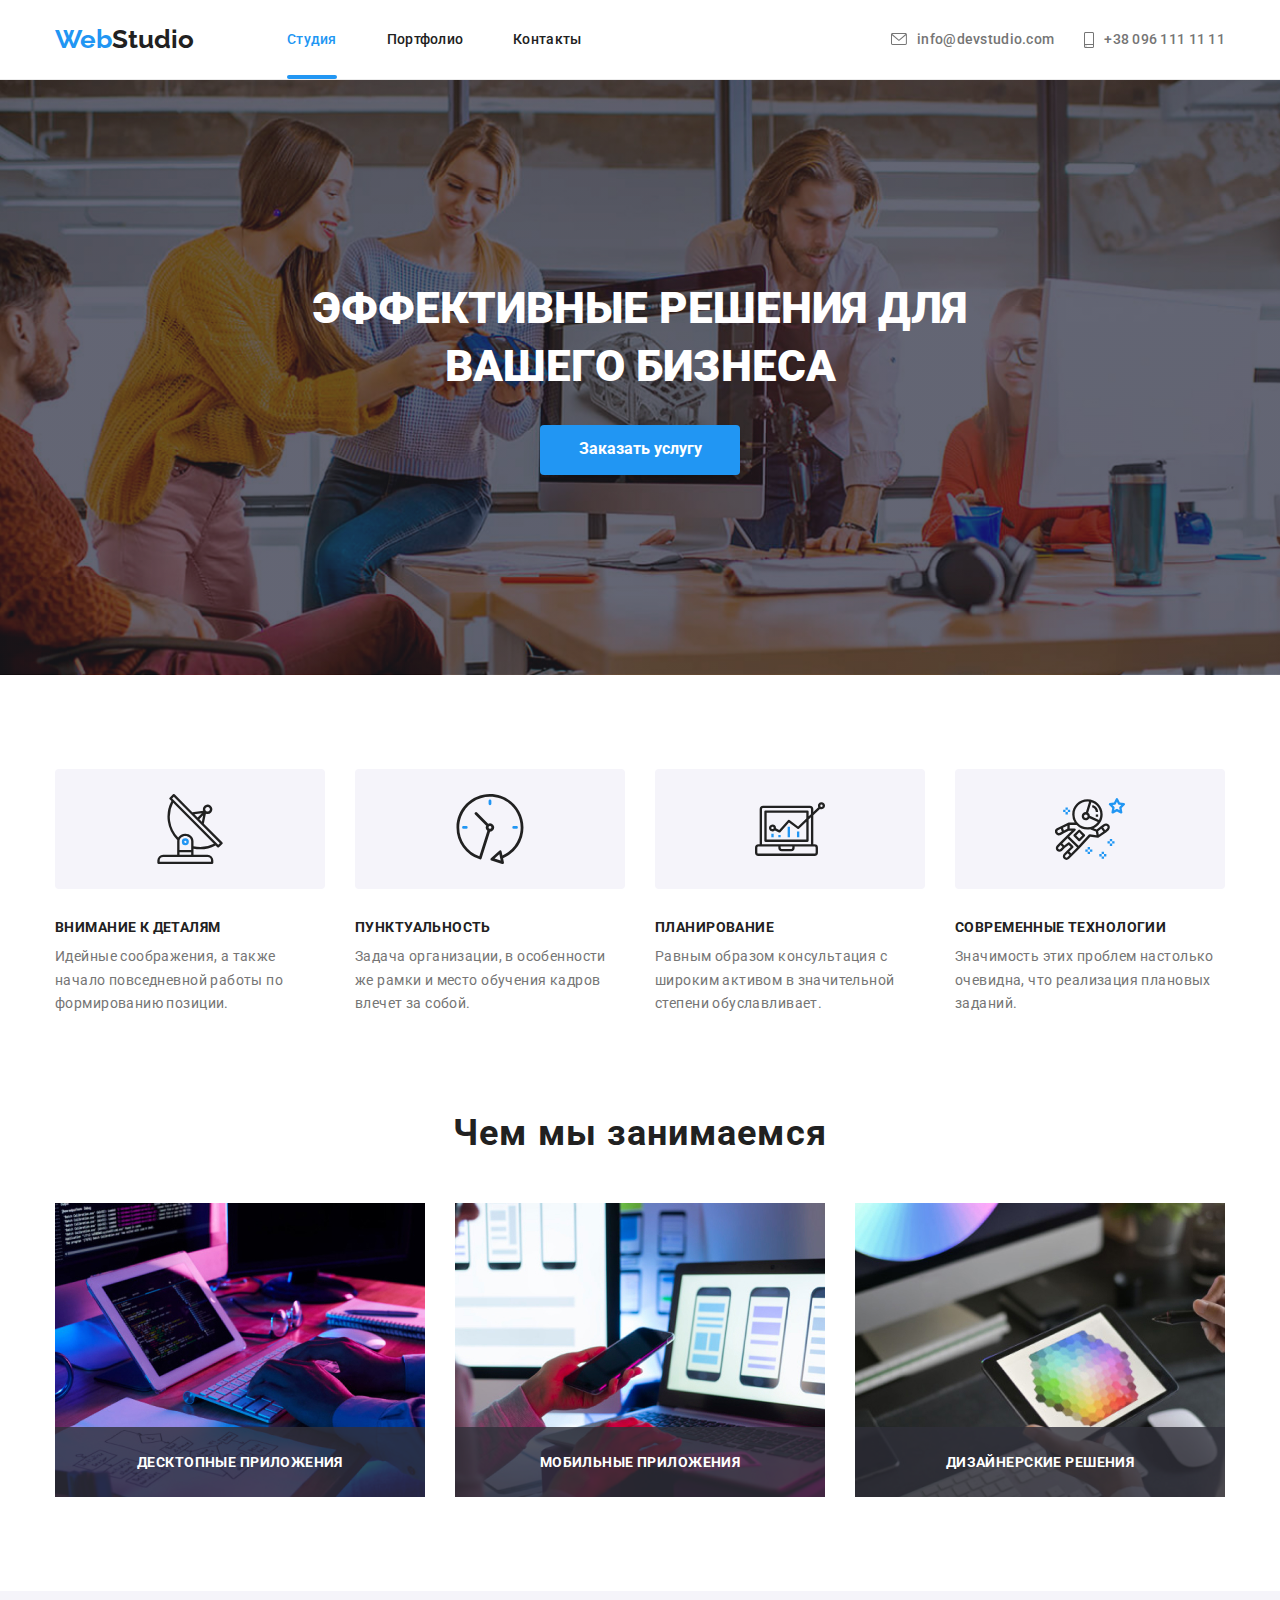
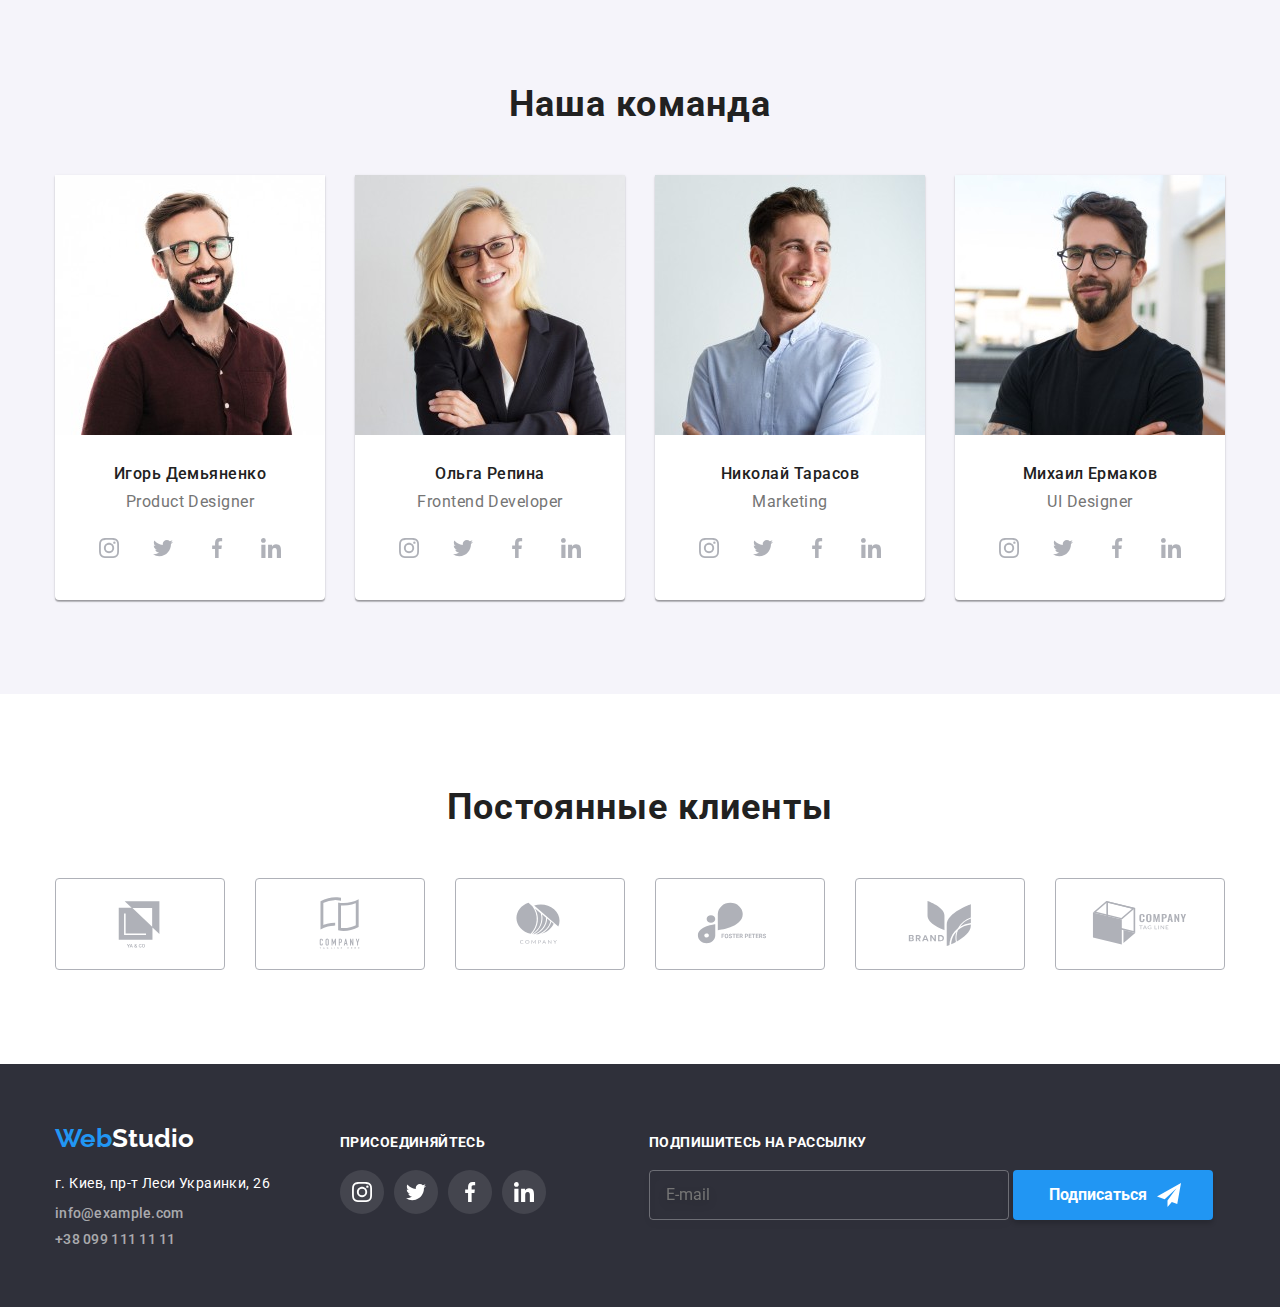
<file: index.html>
<!DOCTYPE html>
<html lang="ru">
  <head>
    <meta charset="UTF-8" />
    <meta http-equiv="X-UA-Compatible" content="IE=edge" />
    <meta name="viewport" content="width=device-width, initial-scale=1.0" />
    <link rel="preconnect" href="https://fonts.googleapis.com" />
    <link rel="preconnect" href="https://fonts.gstatic.com" crossorigin />
    <link
      href="https://fonts.googleapis.com/css2?family=Raleway:wght@700&family=Roboto:wght@400;500;700;900&display=swap"
      rel="stylesheet"
    />
    <link rel="stylesheet" href="./css/main.min.css">
    <title>WebStudio</title>
  </head>
  <body data-page>
    <header>
      <div class="container flex"> 
      <nav class="flex flex__nav">
        <a href="index.html" class="logo__head logo" lang="en"
          >Web<span class="logo__head--accent">Studio</span>
        </a>
         <button class="menu__burger__btn" type="button" data-menu-open> 
            <svg class="menu__burger__btn__icon" width="24" height="16">
               <use href="./images/icons.svg#icon-menu_burger"></use>
            </svg>
         </button>
        <ul class="list flex nav">
          <li><a href="index.html" class="nav__link nav__link--current">Студия</a></li>
          <li><a href="portfolio.html" class="nav__link">Портфолио</a></li>
          <li><a href="" class="nav__link">Контакты</a></li>
        </ul>
      </nav>
      <ul class="list flex contacts">
        <li class="contacts__item">
          <a class="contacts__nav" href="mailto:info@devstudio.com" > 
            <svg class="contacts__icon" width="16" height="12"> 
               <use href="./images/icons.svg#icon-mail"></use>
            </svg>info@devstudio.com</a>
        </li>
         <li class="contacts__item">
            <a class="contacts__nav" href="tel:+380961111111" > 
               <svg class="contacts__icon" width="10" height="16"> 
                  <use href="./images/icons.svg#icon-smartphone"></use>
               </svg>+38 096 111 11 11</a>
         </li>
      </ul>
   </div>
    </header>

    <main>
      <!-- benefit section -->
      <section class="hero__section section__wrap section  bg__image__hero"> 
         <div class="container">
           <h1 class="hero__title">Эффективные решения для вашего бизнеса</h1>
           <button type="button" class="hero__button" data-modal-open>Заказать услугу</button>
         </div>
      </section>
      
      <section class="section">
      <div class="container">
        <h2 class="visually__hidden">benefits</h2>
        <ul class="list flex list__benefits">
          <li class="benefit__cards">
            <div class="benefit__link"> 
               <svg class="benefits__icon" width="70" height="70"> 
                  <use href="./images/icons.svg#icon-antenna"></use>
               </svg>
            </div>
            <h3 class="benefit__title">Внимание к деталям</h3>
            <p class="benefit__text">
              Идейные соображения, а также начало повседневной работы по формированию позиции.
            </p>
          </li>

          <li class="benefit__cards">
            <div class="benefit__link"> 
               <svg class="benefits__icon" width="70" height="70"> 
                  <use href="./images/icons.svg#icon-clock"></use>
               </svg>
            </div>
            <h3 class="benefit__title">Пунктуальность</h3>
            <p class="benefit__text">
              Задача организации, в особенности же рамки и место обучения кадров влечет за собой.
            </p>
          </li>

          <li class="benefit__cards">
            <div class="benefit__link"> 
               <svg class="benefits__icon" width="70" height="70"> 
                  <use href="./images/icons.svg#icon-diagram"></use>
               </svg>
            </div>
            <h3 class="benefit__title">Планирование</h3>
            <p class="benefit__text">
              Равным образом консультация с широким активом в значительной степени обуславливает.
            </p>
          </li>

          <li class="benefit__cards">
            <div class="benefit__link"> 
               <svg class="benefits__icon" width="70" height="70"> 
                  <use href="./images/icons.svg#icon-astronaut"></use>
               </svg>
            </div>
            <h3 class="benefit__title">Современные технологии</h3>
            <p class="benefit__text">
              Значимость этих проблем настолько очевидна, что реализация плановых заданий.
            </p>
          </li>
        </ul>
      </div>
      </section>

      <section class="section work__section">
         <div class="container">
        <h2 class="title">Чем мы занимаемся</h2>
        <ul class="list__work flex">
          <li class="item__list__work">
            <img srcset="./images/benefits-images/work1@1x.jpg 1x, ./images/benefits-images/work1@2x.jpg 2x" src="./images/benefits-images/work1@1x.jpg" alt="coding 1" width="370" height="295" />
             <div class="list__work--overlay">
               <p class="title__list__work--overlay">Десктопные приложения</p>
            </div>
          </li>
          <li class="item__list__work">
            <img srcset="./images/benefits-images/work2@1x.jpg 1x, ./images/benefits-images/work2@2x.jpg 2x" src="./images/benefits-images/work2@1x.jpg" alt="coding mobile" width="370" height="295" />
            <div class="list__work--overlay">
               <p class="title__list__work--overlay">Мобильные приложения</p>
            </div>
          </li>
          <li class="item__list__work">
            <img srcset="./images/benefits-images/work3@1x.jpg 1x, ./images/benefits-images/work3@2x.jpg 2x" src="./images/benefits-images/work3@1x.jpg" alt="graphic tablet" width="370" height="295" />
            <div class="list__work--overlay">
               <p class="title__list__work--overlay">Дизайнерские решения</p>
            </div>
          </li>
        </ul>
            </div>
      </section>

      <!-- team section -->
      <section class="team__bg section">
      <div class="container">
        <h2 class="title">Наша команда</h2>

        <ul class="list flex list__team">
          <li class="bg__cards">
            <picture>
                <source
                  media="(min-width: 1200px)"
                  srcset="./images/team-images/img-1_lg@1x.jpg 1x, ./images/team-images/img-1_lg@2x.jpg 2x"
                />

                <source
                  media="(min-width: 768px)"
                  srcset="./images/team-images/img-1_md@1x.jpg 1x, ./images/team-images/img-1_md@2x.jpg 2x"
                />

                <source
                  media="(max-width: 767px)"
                  srcset="./images/team-images/img-1_sm@1x.jpg 1x, ./images/team-images/img-1_sm@2x.jpg 2x"
                />

                <img class="team__img" src="./images/team-images/img-1_sm@1x.jpg" alt="Igor" />
              </picture>
            <div class="team__text__card">
            <h3 class="team__name">Игорь Демьяненко</h3>
            <p lang="en" class="team__text">Product Designer</p>
            <ul class="list flex social__list">
               <li class="social__item">
                  <a 
                  class="social__link"
                  href=""
                  rel="noopener nooferrer"
                  target="_blank"
                  aria-label="instagram"
                  >  
                     <svg class="social__icon" width="20" height="20"> 
                        <use href="./images/icons.svg#icon-instagram"></use>
                     </svg>
                  </a>
               </li>
               <li class="social__item">
                  <a 
                  class="social__link"
                  href=""
                  rel="noopener nooferrer"
                  target="_blank"
                  aria-label="twitter"
                  >
                     <svg class="social__icon" width="20" height="20"> 
                        <use href="./images/icons.svg#icon-twitter"></use>
                     </svg>
                  </a>
               </li>
               <li class="social__item">
                  <a 
                  class="social__link"
                  href=""
                  rel="noopener nooferrer"
                  target="_blank"
                  aria-label="facebook"
                  >
                     <svg class="social__icon" width="20" height="20"> 
                        <use href="./images/icons.svg#icon-facebook"></use>
                     </svg>
                  </a>
               </li>
               <li class="social__item">
                  <a 
                  class="social__link"
                  href=""
                  rel="noopener nooferrer"
                  target="_blank"
                  aria-label="linkedin"
                  >
                     <svg class="social__icon" width="20" height="20"> 
                        <use href="./images/icons.svg#icon-linkedin"></use>
                     </svg>
                  </a>
               </li>
            </ul>
            </div>
          </li>

          <li class="bg__cards">
            <picture>
                <source
                  media="(min-width: 1200px)"
                  srcset="./images/team-images/img-2_lg@1x.jpg 1x, ./images/team-images/img-2_lg@2x.jpg 2x"
                />

                <source
                  media="(min-width: 768px)"
                  srcset="./images/team-images/img-2_md@1x.jpg 1x, ./images/team-images/img-2_md@2x.jpg 2x"
                />

                <source
                  media="(max-width: 767px)"
                  srcset="./images/team-images/img-2_sm@1x.jpg 1x, ./images/team-images/img-2_sm@2x.jpg 2x"
                />

                <img class="team__img" src="./images/team-images/img-2_sm@1x.jpg" alt="Olga" />
              </picture>
            <div class="team__text__card">
            <h3 class="team__name">Ольга Репина</h3>
            <p lang="en" class="team__text">Frontend Developer</p>
            <ul class="list flex social__list">
               <li class="social__item">
                  <a 
                  class="social__link"
                  href=""
                  rel="noopener nooferrer"
                  target="_blank"
                  aria-label="instagram"
                  >  
                     <svg class="social__icon" width="20" height="20"> 
                        <use href="./images/icons.svg#icon-instagram"></use>
                     </svg>
                  </a>
               </li>
               <li class="social__item">
                  <a 
                  class="social__link"
                  href=""
                  rel="noopener nooferrer"
                  target="_blank"
                  aria-label="twitter"
                  >
                     <svg class="social__icon" width="20" height="20"> 
                        <use href="./images/icons.svg#icon-twitter"></use>
                     </svg>
                  </a>
               </li>
               <li class="social__item">
                  <a 
                  class="social__link"
                  href=""
                  rel="noopener nooferrer"
                  target="_blank"
                  aria-label="facebook"
                  >
                     <svg class="social__icon" width="20" height="20"> 
                        <use href="./images/icons.svg#icon-facebook"></use>
                     </svg>
                  </a>
               </li>
               <li class="social__item">
                  <a 
                  class="social__link"
                  href=""
                  rel="noopener nooferrer"
                  target="_blank"
                  aria-label="linkedin"
                  >
                     <svg class="social__icon" width="20" height="20"> 
                        <use href="./images/icons.svg#icon-linkedin"></use>
                     </svg>
                  </a>
               </li>
            </ul>
            </div>
          </li>

          <li class="bg__cards">
            <picture>
                <source
                  media="(min-width: 1200px)"
                  srcset="./images/team-images/img-3_lg@1x.jpg 1x, ./images/team-images/img-3_lg@2x.jpg 2x"
                />
                <source
                  media="(min-width: 768px)"
                  srcset="./images/team-images/img-3_md@1x.jpg 1x, ./images/team-images/img-3_md@2x.jpg 2x"
                />

                <source
                  media="(max-width: 767px)"
                  srcset="./images/team-images/img-3_sm@1x.jpg 1x, ./images/team-images/img-3_sm@2x.jpg 2x"
                />

                <img class="team__img" src="./images/team-images/img-3_sm@1x.jpg" alt="Nicolay" />
              </picture>
            <div class="team__text__card">
            <h3 class="team__name">Николай Тарасов</h3>
            <p lang="en" class="team__text">Marketing</p>
            <ul class="list flex social__list">
               <li class="social__item">
                  <a 
                  class="social__link"
                  href=""
                  rel="noopener nooferrer"
                  target="_blank"
                  aria-label="instagram"
                  >  
                     <svg class="social__icon" width="20" height="20"> 
                        <use href="./images/icons.svg#icon-instagram"></use>
                     </svg>
                  </a>
               </li>
               <li class="social__item">
                  <a 
                  class="social__link"
                  href=""
                  rel="noopener nooferrer"
                  target="_blank"
                  aria-label="twitter"
                  >
                     <svg class="social__icon" width="20" height="20"> 
                        <use href="./images/icons.svg#icon-twitter"></use>
                     </svg>
                  </a>
               </li>
               <li class="social__item">
                  <a 
                  class="social__link"
                  href=""
                  rel="noopener nooferrer"
                  target="_blank"
                  aria-label="facebook"
                  >
                     <svg class="social__icon" width="20" height="20"> 
                        <use href="./images/icons.svg#icon-facebook"></use>
                     </svg>
                  </a>
               </li>
               <li class="social__item">
                  <a 
                  class="social__link"
                  href=""
                  rel="noopener nooferrer"
                  target="_blank"
                  aria-label="linkedin"
                  >
                     <svg class="social__icon" width="20" height="20"> 
                        <use href="./images/icons.svg#icon-linkedin"></use>
                     </svg>
                  </a>
               </li>
            </ul>
            </div>
          </li>

          <li class="bg__cards">
            <picture>
                <source
                  media="(min-width: 1200px)"
                  srcset="./images/team-images/img-4_lg@1x.jpg 1x, ./images/team-images/img-4_lg@2x.jpg 2x"
                />

                <source
                  media="(min-width: 768px)"
                  srcset="./images/team-images/img-4_md@1x.jpg 1x, ./images/team-images/img-4_md@2x.jpg 2x"
                />

                <source
                  media="(max-width: 767px)"
                  srcset="./images/team-images/img-4_sm@1x.jpg 1x, ./images/team-images/img-4_sm@2x.jpg 2x"
                />

                <img class="team__img" src="./images/team-images/img-4_sm@1x.jpg" alt="Mihail" />
              </picture>
            <div class="team__text__card">
            <h3 class="team__name">Михаил Ермаков</h3>
            <p lang="en" class="team__text">UI Designer</p>
            <ul class="list flex social__list">
               <li class="social__item">
                  <a 
                  class="social__link"
                  href=""
                  rel="noopener nooferrer"
                  target="_blank"
                  aria-label="instagram"
                  >  
                     <svg class="social__icon" width="20" height="20"> 
                        <use href="./images/icons.svg#icon-instagram"></use>
                     </svg>
                  </a>
               </li>
               <li class="social__item">
                  <a 
                  class="social__link"
                  href=""
                  rel="noopener nooferrer"
                  target="_blank"
                  aria-label="twitter"
                  >
                     <svg class="social__icon" width="20" height="20"> 
                        <use href="./images/icons.svg#icon-twitter"></use>
                     </svg>
                  </a>
               </li>
               <li class="social__item">
                  <a 
                  class="social__link"
                  href=""
                  rel="noopener nooferrer"
                  target="_blank"
                  aria-label="facebook"
                  >
                     <svg class="social__icon" width="20" height="20"> 
                        <use href="./images/icons.svg#icon-facebook"></use>
                     </svg>
                  </a>
               </li>
               <li class="social__item">
                  <a 
                  class="social__link"
                  href=""
                  rel="noopener nooferrer"
                  target="_blank"
                  aria-label="linkedin"
                  >
                     <svg class="social__icon" width="20" height="20"> 
                        <use href="./images/icons.svg#icon-linkedin"></use>
                     </svg>
                  </a>
               </li>
            </ul>
         </div>
          </li>
        </ul>
      </div>
      </section>

      <!-- clients section  -->
      <section class="section">
         <div class="container"> 
            <h2 class="title">Постоянные клиенты</h2>
            <ul class="list flex clients__list">
               <li>
                  <a 
                     class="clients__link"
                     href=""
                     rel="noopener nooferrer"
                     target="_blank"
                     aria-label="Logo-1"
                     > 
                        <svg class="clients__icon" width="106" height="60"> 
                           <use href="./images/icons.svg#icon-Logo-1"></use>
                        </svg>
                  </a>
               </li>
               <li>
                  <a 
                     class="clients__link"
                     href=""
                     rel="noopener nooferrer"
                     target="_blank"
                     aria-label="Logo-2"
                     > 
                        <svg class="clients__icon" width="106" height="60"> 
                           <use href="./images/icons.svg#icon-Logo-2"></use>
                        </svg>
                  </a>
               </li>
               <li>
                  <a 
                     class="clients__link"
                     href=""
                     rel="noopener nooferrer"
                     target="_blank"
                     aria-label="Logo-3"
                     > 
                        <svg class="clients__icon" width="106" height="60"> 
                           <use href="./images/icons.svg#icon-Logo-3"></use>
                        </svg>
                  </a>
               </li>
               <li>
                  <a 
                     class="clients__link"
                     href=""
                     rel="noopener nooferrer"
                     target="_blank"
                     aria-label="Logo-4"
                     > 
                        <svg class="clients__icon" width="106" height="60"> 
                           <use href="./images/icons.svg#icon-Logo-4"></use>
                        </svg>
                  </a>
               </li>
               <li>
                  <a 
                     class="clients__link"
                     href=""
                     rel="noopener nooferrer"
                     target="_blank"
                     aria-label="Logo-5"
                     > 
                        <svg class="clients__icon" width="106" height="60"> 
                           <use href="./images/icons.svg#icon-Logo-5"></use>
                        </svg>
                  </a>
               </li>
               <li>
                  <a 
                     class="clients__link"
                     href=""
                     rel="noopener nooferrer"
                     target="_blank"
                     aria-label="Logo-6"
                     > 
                        <svg class="clients__icon" width="106" height="60"> 
                           <use href="./images/icons.svg#icon-Logo-6"></use>
                        </svg>
                  </a>
               </li>
            </ul>
         </div>
      </section>
    </main>

    <footer class="foot__bg">
      <div class="container flex blocks">
         
      <div class="foot--left__block">
      <a href="index.html" lang="en" class="logo__foot"
        >Web<span class="logo__foot--accent">Studio</span></a
      >
      <address>
        <ul class="list list__foot--align">
          <li class="list__foot__item">
            <a
              href="//www.google.com/maps/place/бул.+Леси+Украинки,+26"
              target="_blank"
              class="address"
              >г. Киев, пр-т Леси Украинки, 26</a
            >
          </li>
          <li class="list__foot__item"><a href="mailto:info@example.com" class="contacts__foot">info@example.com</a></li>
          <li class="list__foot__item"><a href="tel:+380991111111" class="contacts__foot">+38 099 111 11 11</a></li>
        </ul>
      </address>
      </div>
 
      <div  class="foot--rigth__block">
         <p class="foot__title">присоединяйтесь</p>
         <ul class="list flex social__list__foot">
               <li class="social__item">
                  <a 
                  class="social__link__foot"
                  href=""
                  rel="noopener nooferrer"
                  target="_blank"
                  aria-label="instagram"
                  >  
                     <svg class="social__icon__foot" width="20" height="20"> 
                        <use href="./images/icons.svg#icon-instagram"></use>
                     </svg>
                  </a>
               </li>
               <li class="social__item">
                  <a 
                  class="social__link__foot"
                  href=""
                  rel="noopener nooferrer"
                  target="_blank"
                  aria-label="twitter"
                  >
                     <svg class="social__icon__foot" width="20" height="20"> 
                        <use href="./images/icons.svg#icon-twitter"></use>
                     </svg>
                  </a>
               </li>
               <li class="social__item">
                  <a 
                  class="social__link__foot"
                  href=""
                  rel="noopener nooferrer"
                  target="_blank"
                  aria-label="facebook"
                  >
                     <svg class="social__icon__foot" width="20" height="20"> 
                        <use href="./images/icons.svg#icon-facebook"></use>
                     </svg>
                  </a>
               </li>
               <li class="social__item__foot">
                  <a 
                  class="social__link__foot"
                  href=""
                  rel="noopener nooferrer"
                  target="_blank"
                  aria-label="linkedin"
                  >
                     <svg class="social__icon__foot" width="20" height="20"> 
                        <use href="./images/icons.svg#icon-linkedin"></use>
                     </svg>
                  </a>
               </li>
            </ul>
      </div>
      
      <div class="foot__email__block">
            <p class="foot__title">подпишитесь на рассылку</p>
            <form name="email">
               <label for="user_email"  >
                  <input id="user_email" type="email" name="email" placeholder="E-mail" class="foot__email__label"/>
               </label>
               <button type="submit" class="foot__email__btn">
                  <span class="foot__email__btn__text">Подписаться</span> 
                  <svg class="foot__email__btn__icon" width="24" height="24">
                     <use href="./images/icons.svg#icon-send"></use>
                  </svg> 
               </button>
            </form>
      </div>
      </div>
    </footer>

    <!-- modal form -->
    <div class="backdrop is__hidden" data-modal>
      <div class="modal">
         <button type="button" class="modal__btn" data-modal-close>
            <svg class="modal__btn__icon" width="11" height="11"> 
               <use href="./images/icons.svg#icon-close"></use>
            </svg>
         </button>

         <form name="signup_form" novalidate class="modal__form">
         <strong class="modal__title">Оставьте свои данные, мы вам перезвоним</strong>
            <div class="form__group">
            <label class="modal__label">
              <span class="modal__text">Имя</span> 
              <input type="text" name="name" class="modal__input"  placeholder=""/>
              <svg class="modal__form__icon" width="18" height="18">
              <use href="./images/icons.svg#icon-person"></use>
              </svg>
            </label>

            <label class="modal__label">
              <span class="modal__text">Телефон</span> 
              <input type="tel" name="telephone" class="modal__input"  placeholder=""/>
              <svg class="modal__form__icon" width="18" height="18">
              <use href="./images/icons.svg#icon-phone"></use>
              </svg>
            </label>

            <label class="modal__label">
              <span class="modal__text">Почта</span> 
              <input type="email" name="email" class="modal__input"  placeholder=""/>
              <svg class="modal__form__icon" width="18" height="18">
              <use href="./images/icons.svg#icon-email"></use>
              </svg>
            </label>

            
            <label class="modal__label">
               <span class="modal__text">Комменатрий</span> 
               <textarea name="feedback" rows="5" placeholder="Введите текст" class="modal__textarea"></textarea>
            </label>
         </div>
           <label class="flex modal__checkbox">
               <input type="checkbox" name="licens" value=" " checked class="licens__checkbox visually__hidden"/>
               <svg class="icon__licens" width="16" height="15">
               <use class="icon__licens--unchecked" href="./images/icons.svg#icon-first-checkbox"></use>
               <use class="icon__licens--checked" href="./images/icons.svg#icon-second-checkbox"></use>
               </svg>
               <span class="modal__licens__text">Соглашаюсь с рассылкой и принимаю 
                  <a href="" class="modal__licens__link">Условия договора</a> 
               </span>
            </label>

            <button type="submit" class="modal__form__btn">Отправить</button>
         </form>
      </div>

          
      </div>

         <!-- mobile menu  -->
         <div class="menu__overlay" data-menu>
            <div class="menu__container">
               <button class="mobile__menu__btn" type="button" data-menu-close>
                  <svg class="mobile__menu__btn__icon" width="18" height="18">
                     <use href="./images/icons.svg#icon-close_menu"></use>
                  </svg></button>
               <ul class="list mobile__list__nav">
                  <li><a href="index.html" class="mobile__list__nav__link--current">Студия</a></li>
                  <li><a href="portfolio.html" class="mobile__list__nav__link">Портфолио</a></li>
                  <li><a href="" class="mobile__list__nav__link">Контакты</a></li>
               </ul>

               <ul class="list mobile__list__contacts">
                  <li>
                     <a class="mobile__list__contacts__tel" href="tel:+380961111111">+38 096 111 11 11</a>
                  </li>
                  <li>
                     <a class="mobile__list__contacts__mail" href="mailto:info@devstudio.com">info@devstudio.com</a>
                  </li>
               </ul> 

               <ul class="mobile__social__list list">
                  <li class="mobile__social__list__item"><a class="mobile__social__list__link" href="">Instagram</a></li>
                  <li class="mobile__social__list__item"><a class="mobile__social__list__link" href="">Twitter</a></li>
                  <li class="mobile__social__list__item"><a class="mobile__social__list__link" href="">Facebook</a></li>
                  <li class="mobile__social__list__item"><a class="mobile__social__list__link" href="">LinkedIn</a></li>
               </ul>
            </div>
         </div>


   <script src="./js/modal.js"></script>
   <script src="./js/mobile-menu.js"></script>
  </body>
</html>
</file>
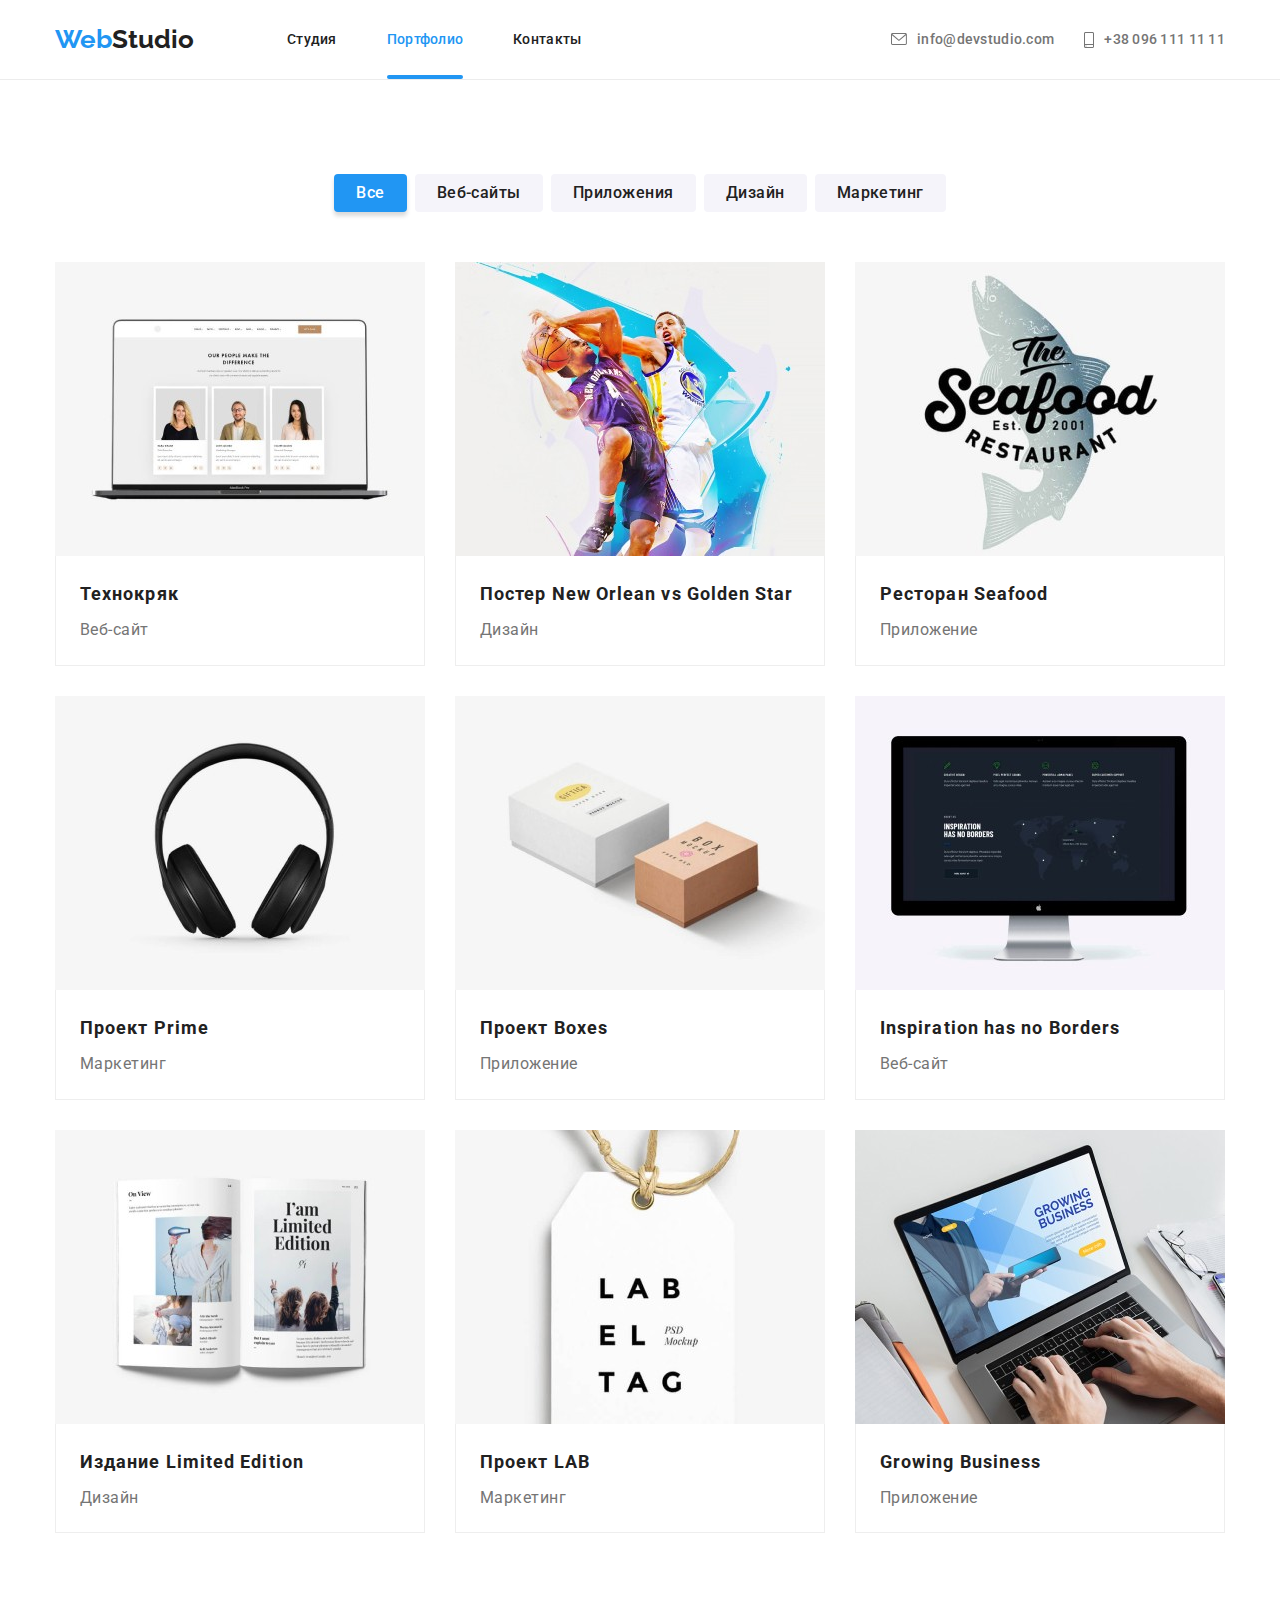
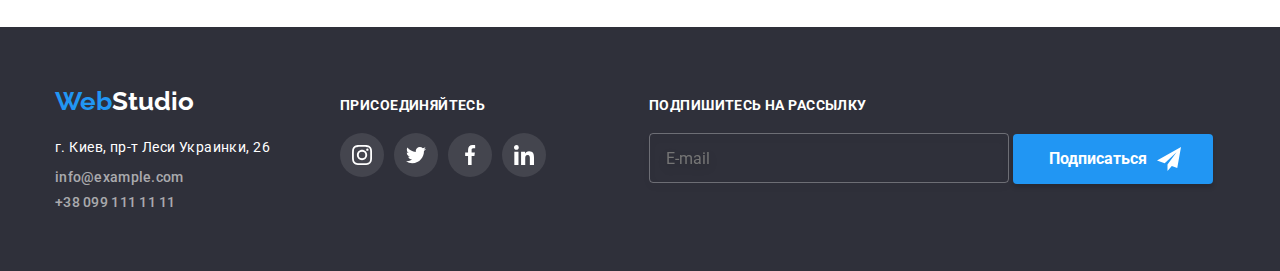
<file: portfolio.html>
<!DOCTYPE html>
<html lang="en">
  <head>
    <meta charset="UTF-8" />
    <meta http-equiv="X-UA-Compatible" content="IE=edge" />
    <meta name="viewport" content="width=device-width, initial-scale=1.0" />
    <link rel="preconnect" href="https://fonts.googleapis.com" />
    <link rel="preconnect" href="https://fonts.gstatic.com" crossorigin />
    <link
      href="https://fonts.googleapis.com/css2?family=Raleway:wght@700&family=Roboto:wght@400;500;700;900&display=swap"
      rel="stylesheet"
    />
    <link rel="stylesheet" href="./css/main.min.css">
    <title>WebStudio</title>
  </head>
  <body>
    <header>
      <div class="container flex"> 
      <nav class="flex flex__nav">
        <a href="index.html" class="logo__head logo" lang="en"
          >Web<span class="logo__head--accent">Studio</span>
        </a>
         <button class="menu__burger__btn" type="button" data-menu-open> 
            <svg class="menu__burger__btn__icon" width="24" height="16">
               <use href="./images/icons.svg#icon-menu_burger"></use>
            </svg>
         </button>
        <ul class="list flex nav">
          <li><a href="index.html" class="nav__link">Студия</a></li>
          <li><a href="portfolio.html" class="nav__link nav__link--current">Портфолио</a></li>
          <li><a href="" class="nav__link">Контакты</a></li>
        </ul>
      </nav>
      <ul class="list flex contacts">
        <li class="contacts__item">
          <a class="contacts__nav" href="mailto:info@devstudio.com" > 
            <svg class="contacts__icon" width="16" height="12"> 
               <use href="./images/icons.svg#icon-mail"></use>
            </svg>info@devstudio.com</a>
        </li>
         <li class="contacts__item">
            <a class="contacts__nav" href="tel:+380961111111" > 
               <svg class="contacts__icon" width="10" height="16"> 
                  <use href="./images/icons.svg#icon-smartphone"></use>
               </svg>+38 096 111 11 11</a>
         </li>
      </ul>
   </div>
    </header>

    <main>
      <section class="section">
      <div class="container">
        <h2 class="visually__hidden">navigation buttons</h2>
        <ul class="list flex__btn">
          <li><button type="button" class="nav__butons nav__butons--current">Все</button></li>
          <li><button type="button" class="nav__butons">Веб-сайты</button></li>
          <li><button type="button" class="nav__butons">Приложения</button></li>
          <li><button type="button" class="nav__butons">Дизайн</button></li>
          <li><button type="button" class="nav__butons">Маркетинг</button></li>
        </ul>

        <ul class="list wrap__portfolio--flex">
          <li>
            <a href="" class="portfolio__card">
            <div class="portfolio__item">
               <picture>
                <source
                  media="(min-width: 1200px)"
                  srcset="./images/images-portfolio/img-1_lg@1x.jpg 1x, ./images/images-portfolio/img-1_lg@2x.jpg 2x"
                />

                <source
                  media="(min-width: 768px)"
                  srcset="./images/images-portfolio/img-1_md@1x.jpg 1x, ./images/images-portfolio/img-1_md@2x.jpg 2x"
                />

                <source
                  media="(max-width: 767px)"
                  srcset="./images/images-portfolio/img-1_sm@1x.jpg 1x, ./images/images-portfolio/img-1_sm@2x.jpg 2x"
                />

                <img class="portfolio__img" src="./images/images-portfolio/img-1_sm@1x.jpg" alt="notebook" />
              </picture>
              <div class="portfolio--overlay">
                  <p class="portfolio__text--overlay">
                     Ресурс предлагает комплексные предложения с разным уровнем функционала и сервисов.
                     Все это позволит посетителю получить исчерпывающие сведения о компании или частном лице.
                  </p>
              </div>
            </div>
            <div class="text__card first_card">
              <h3 class="portfolio__title">Технокряк</h3>
              <p class="portfolio__text">Веб-сайт</p>
            </div>
            </a>
          </li>
          <li>
            <a href="" class="portfolio__card">
            <div class="portfolio__item">
                <picture>
                <source
                  media="(min-width: 1200px)"
                  srcset="./images/images-portfolio/img-2_lg@1x.jpg 1x, ./images/images-portfolio/img-2_lg@2x.jpg 2x"
                />

                <source
                  media="(min-width: 768px)"
                  srcset="./images/images-portfolio/img-2_md@1x.jpg 1x, ./images/images-portfolio/img-2_md@2x.jpg 2x"
                />

                <source
                  media="(max-width: 767px)"
                  srcset="./images/images-portfolio/img-2_sm@1x.jpg 1x, ./images/images-portfolio/img-2_sm@2x.jpg 2x"
                />

                <img class="portfolio__img" src="./images/images-portfolio/img-2_sm@1x.jpg" alt="basketball" />
              </picture>
              <div class="portfolio--overlay">
                  <p class="portfolio__text--overlay">
                     Ресурс предлагает комплексные предложения с разным уровнем функционала и сервисов.
                     Все это позволит посетителю получить исчерпывающие сведения о компании или частном лице.
                  </p>
              </div>
            </div>
            <div class="text__card">
              <h3 class="portfolio__title">Постер New Orlean vs Golden Star</h3>
              <p class="portfolio__text">Дизайн</p>
            </div>
            </a>
          </li>
          <li>
            <a href="" class="portfolio__card">
            <div class="portfolio__item">
               <picture>
                <source
                  media="(min-width: 1200px)"
                  srcset="./images/images-portfolio/img-3_lg@1x.jpg 1x, ./images/images-portfolio/img-3_lg@2x.jpg 2x"
                />

                <source
                  media="(min-width: 768px)"
                  srcset="./images/images-portfolio/img-3_md@1x.jpg 1x, ./images/images-portfolio/img-3_md@2x.jpg 2x"
                />

                <source
                  media="(max-width: 767px)"
                  srcset="./images/images-portfolio/img-3_sm@1x.jpg 1x, ./images/images-portfolio/img-3_sm@2x.jpg 2x"
                />

                <img class="portfolio__img" src="./images/images-portfolio/img-3_sm@1x.jpg" alt="restaurant" />
              </picture>
              <div class="portfolio--overlay">
                  <p class="portfolio__text--overlay">
                     Ресурс предлагает комплексные предложения с разным уровнем функционала и сервисов.
                     Все это позволит посетителю получить исчерпывающие сведения о компании или частном лице.
                  </p>
              </div>
            </div>
            <div class="text__card">
              <h3 class="portfolio__title">Ресторан Seafood</h3>
              <p class="portfolio__text">Приложение</p>
            </div>
            </a>
          </li>
          <li>
            <a href="" class="portfolio__card">
            <div class="portfolio__item">
               <picture>
                <source
                  media="(min-width: 1200px)"
                  srcset="./images/images-portfolio/img-4_lg@1x.jpg 1x, ./images/images-portfolio/img-4_lg@2x.jpg 2x"
                />

                <source
                  media="(min-width: 768px)"
                  srcset="./images/images-portfolio/img-4_md@1x.jpg 1x, ./images/images-portfolio/img-4_md@2x.jpg 2x"
                />

                <source
                  media="(max-width: 767px)"
                  srcset="./images/images-portfolio/img-4_sm@1x.jpg 1x, ./images/images-portfolio/img-4_sm@2x.jpg 2x"
                />

                <img class="portfolio__img" src="./images/images-portfolio/img-4_sm@1x.jpg" alt="Prime" />
              </picture>
              <div class="portfolio--overlay">
                  <p class="portfolio__text--overlay">
                     Ресурс предлагает комплексные предложения с разным уровнем функционала и сервисов.
                     Все это позволит посетителю получить исчерпывающие сведения о компании или частном лице.
                  </p>
              </div>
            </div>
            <div class="text__card">
              <h3 class="portfolio__title">Проект Prime</h3>
              <p class="portfolio__text">Маркетинг</p>
            </div>
            </a>
          </li>
          <li>
            <a href="" class="portfolio__card">
            <div class="portfolio__item">
            <picture>
               <source
                  media="(min-width: 1200px)"
                  srcset="./images/images-portfolio/img-5_lg@1x.jpg 1x, ./images/images-portfolio/img-5_lg@2x.jpg 2x"
                />

                <source
                  media="(min-width: 768px)"
                  srcset="./images/images-portfolio/img-5_md@1x.jpg 1x, ./images/images-portfolio/img-5_md@2x.jpg 2x"
                />

                <source
                  media="(max-width: 767px)"
                  srcset="./images/images-portfolio/img-5_sm@1x.jpg 1x, ./images/images-portfolio/img-5_sm@2x.jpg 2x"
                />

                <img class="portfolio__img" src="./images/images-portfolio/img-5_sm@1x.jpgg" alt="portfolio__img" />
            </picture>
              <div class="portfolio--overlay">
                  <p class="portfolio__text--overlay">
                     Ресурс предлагает комплексные предложения с разным уровнем функционала и сервисов.
                     Все это позволит посетителю получить исчерпывающие сведения о компании или частном лице.
                  </p>
              </div>
            </div>
            <div class="text__card">
              <h3 class="portfolio__title">Проект Boxes</h3>
              <p class="portfolio__text">Приложение</p>
            </div>
            </a>
          </li>
          <li>
            <a href="" class="portfolio__card">
            <div class="portfolio__item">
               <picture>
                <source
                  media="(min-width: 1200px)"
                  srcset="./images/images-portfolio/img-6_lg@1x.jpg 1x, ./images/images-portfolio/img-6_lg@2x.jpg 2x"
                />

                <source
                  media="(min-width: 768px)"
                  srcset="./images/images-portfolio/img-6_md@1x.jpg 1x, ./images/images-portfolio/img-6_md@2x.jpg 2x"
                />

                <source
                  media="(max-width: 767px)"
                  srcset="./images/images-portfolio/img-6_sm@1x.jpg 1x, ./images/images-portfolio/img-6_sm@2x.jpg 2x"
                />

                <img class="portfolio__img" src="./images/images-portfolio/img-6_sm@1x.jpg" alt="computer" />
               </picture>
              <div class="portfolio--overlay">
                  <p class="portfolio__text--overlay">
                     Ресурс предлагает комплексные предложения с разным уровнем функционала и сервисов.
                     Все это позволит посетителю получить исчерпывающие сведения о компании или частном лице.
                  </p>
              </div>
            </div>
            <div class="text__card">
              <h3 class="portfolio__title">Inspiration has no Borders</h3>
              <p class="portfolio__text">Веб-сайт</p>
            </div>
            </a>
          </li>
          <li>
            <a href="" class="portfolio__card">
            <div class="portfolio__item">
               <picture>
                <source
                  media="(min-width: 1200px)"
                  srcset="./images/images-portfolio/img-7_lg@1x.jpg 1x, ./images/images-portfolio/img-7_lg@2x.jpg 2x"
                />

                <source
                  media="(min-width: 768px)"
                  srcset="./images/images-portfolio/img-7_md@1x.jpg 1x, ./images/images-portfolio/img-7_md@2x.jpg 2x"
                />

                <source
                  media="(max-width: 767px)"
                  srcset="./images/images-portfolio/img-7_sm@1x.jpg 1x, ./images/images-portfolio/img-7_sm@2x.jpg 2x"
                />

                <img class="portfolio__img" src="./images/images-portfolio/img-7_sm@1x.jpg" alt="magazin" />
              </picture>
              <div class="portfolio--overlay">
                  <p class="portfolio__text--overlay">
                     Ресурс предлагает комплексные предложения с разным уровнем функционала и сервисов.
                     Все это позволит посетителю получить исчерпывающие сведения о компании или частном лице.
                  </p>
              </div>
            </div>
            <div class="text__card">
              <h3 class="portfolio__title">Издание Limited Edition</h3>
              <p class="portfolio__text">Дизайн</p>
            </div>
            </a>
          </li>
          <li>
            <a href="" class="portfolio__card">
               <div class="portfolio__item">
               <picture>
                <source
                  media="(min-width: 1200px)"
                  srcset="./images/images-portfolio/img-8_lg@1x.jpg 1x, ./images/images-portfolio/img-8_lg@2x.jpg 2x"
                />

                <source
                  media="(min-width: 768px)"
                  srcset="./images/images-portfolio/img-8_md@1x.jpg 1x, ./images/images-portfolio/img-8_md@2x.jpg 2x"
                />

                <source
                  media="(max-width: 767px)"
                  srcset="./images/images-portfolio/img-8_sm@1x.jpg 1x, ./images/images-portfolio/img-8_sm@2x.jpg 2x"
                />

                <img class="portfolio__img" src="./images/images-portfolio/img-8_sm@1x.jpg" alt="LAB" />
              </picture>
              <div class="portfolio--overlay">
                  <p class="portfolio__text--overlay">
                     Ресурс предлагает комплексные предложения с разным уровнем функционала и сервисов.
                     Все это позволит посетителю получить исчерпывающие сведения о компании или частном лице.
                  </p>
              </div>
            </div>
            <div class="text__card">
              <h3 class="portfolio__title">Проект LAB</h3>
              <p class="portfolio__text">Маркетинг</p>
            </div>
            </a>
          </li>
          <li>
            <a href="" class="portfolio__card">
               <div class="portfolio__item">
                  <picture>
                <source
                  media="(min-width: 1200px)"
                  srcset="./images/images-portfolio/img-9_lg@1x.jpg 1x, ./images/images-portfolio/img-9_lg@2x.jpg 2x"
                />

                <source
                  media="(min-width: 768px)"
                  srcset="./images/images-portfolio/img-9_md@1x.jpg 1x, ./images/images-portfolio/img-9_md@2x.jpg 2x"
                />

                <source
                  media="(max-width: 767px)"
                  srcset="./images/images-portfolio/img-9_sm@1x.jpg 1x, ./images/images-portfolio/img-9_sm@2x.jpg 2x"
                />

                <img class="portfolio__img" src="./images/images-portfolio/img-9_sm@1x.jpg" alt="Growing Business" />
              </picture>
              <div class="portfolio--overlay">
                  <p class="portfolio__text--overlay">
                     Ресурс предлагает комплексные предложения с разным уровнем функционала и сервисов.
                     Все это позволит посетителю получить исчерпывающие сведения о компании или частном лице.
                  </p>
              </div>
            </div>
            <div class="text__card">
              <h3 class="portfolio__title">Growing Business</h3>
              <p class="portfolio__text">Приложение</p>
            </div>
            </a>
          </li>
        </ul>
      </div>
      </section>
    </main>

    <footer class="foot__bg">
      <div class="container flex blocks">
         
      <div class="foot--left__block">
      <a href="index.html" lang="en" class="logo__foot"
        >Web<span class="logo__foot--accent">Studio</span></a
      >
      <address>
        <ul class="list list__foot--align">
          <li class="list__foot__item">
            <a
              href="//www.google.com/maps/place/бул.+Леси+Украинки,+26"
              target="_blank"
              class="address"
              >г. Киев, пр-т Леси Украинки, 26</a
            >
          </li>
          <li class="list__foot__item"><a href="mailto:info@example.com" class="contacts__foot">info@example.com</a></li>
          <li class="list__foot__item"><a href="tel:+380991111111" class="contacts__foot">+38 099 111 11 11</a></li>
        </ul>
      </address>
      </div>
 
      <div  class="foot--rigth__block">
         <p class="foot__title">присоединяйтесь</p>
         <ul class="list flex social__list__foot">
               <li class="social__item">
                  <a 
                  class="social__link__foot"
                  href=""
                  rel="noopener nooferrer"
                  target="_blank"
                  aria-label="instagram"
                  >  
                     <svg class="social__icon__foot" width="20" height="20"> 
                        <use href="./images/icons.svg#icon-instagram"></use>
                     </svg>
                  </a>
               </li>
               <li class="social__item">
                  <a 
                  class="social__link__foot"
                  href=""
                  rel="noopener nooferrer"
                  target="_blank"
                  aria-label="twitter"
                  >
                     <svg class="social__icon__foot" width="20" height="20"> 
                        <use href="./images/icons.svg#icon-twitter"></use>
                     </svg>
                  </a>
               </li>
               <li class="social__item">
                  <a 
                  class="social__link__foot"
                  href=""
                  rel="noopener nooferrer"
                  target="_blank"
                  aria-label="facebook"
                  >
                     <svg class="social__icon__foot" width="20" height="20"> 
                        <use href="./images/icons.svg#icon-facebook"></use>
                     </svg>
                  </a>
               </li>
               <li class="social__item__foot">
                  <a 
                  class="social__link__foot"
                  href=""
                  rel="noopener nooferrer"
                  target="_blank"
                  aria-label="linkedin"
                  >
                     <svg class="social__icon__foot" width="20" height="20"> 
                        <use href="./images/icons.svg#icon-linkedin"></use>
                     </svg>
                  </a>
               </li>
            </ul>
      </div>
      
      <div class="foot__email__block">
            <p class="foot__title">подпишитесь на рассылку</p>
            <form name="email">
               <label for="user_email"  >
                  <input id="user_email" type="email" name="email" placeholder="E-mail" class="foot__email__label"/>
               </label>
               <button type="submit" class="foot__email__btn">
                  <span class="foot__email__btn__text">Подписаться</span> 
                  <svg class="foot__email__btn__icon" width="24" height="24">
                     <use href="./images/icons.svg#icon-send"></use>
                  </svg> 
               </button>
            </form>
      </div>
      </div>
    </footer>


    <!-- mobile menu  -->
         <div class="menu__overlay" data-menu>
            <div class="menu__container">
               <button class="mobile__menu__btn" type="button" data-menu-close>
                  <svg class="mobile__menu__btn__icon" width="18" height="18">
                     <use href="./images/icons.svg#icon-close_menu"></use>
                  </svg></button>
               <ul class="list mobile__list__nav">
                  <li><a href="index.html" class="mobile__list__nav__link">Студия</a></li>
                  <li><a href="portfolio.html" class="mobile__list__nav__link--current">Портфолио</a></li>
                  <li><a href="" class="mobile__list__nav__link">Контакты</a></li>
               </ul>

               <ul class="list mobile__list__contacts">
                  <li>
                     <a class="mobile__list__contacts__tel" href="tel:+380961111111">+38 096 111 11 11</a>
                  </li>
                  <li>
                     <a class="mobile__list__contacts__mail" href="mailto:info@devstudio.com">info@devstudio.com</a>
                  </li>
               </ul> 

               <ul class="mobile__social__list list">
                  <li class="mobile__social__list__item"><a class="mobile__social__list__link" href="">Instagram</a></li>
                  <li class="mobile__social__list__item"><a class="mobile__social__list__link" href="">Twitter</a></li>
                  <li class="mobile__social__list__item"><a class="mobile__social__list__link" href="">Facebook</a></li>
                  <li class="mobile__social__list__item"><a class="mobile__social__list__link" href="">LinkedIn</a></li>
               </ul>
            </div>
         </div>

         <script src="./js/mobile-menu.js"></script>
  </body>
</html>
</file>
<file: css/main.min.css>
:root{--cubic: 250ms cubic-bezier(0.4, 0, 0.2, 1);--main-fonts: "Roboto", sans-serif;--logo-fonts: "Raleway", sans-serif;--dark-bg-color: #2f303a;--light-bg-color: #f5f4fa;--main-text-color: #212121;--accent-text-color: #2196f3}.visually__hidden{position:absolute;width:1px;height:1px;margin:-1px;border:0;padding:0;white-space:nowrap;-webkit-clip-path:inset(100%);clip-path:inset(100%);clip:rect(0 0 0 0);overflow:hidden}/*! modern-normalize v1.1.0 | MIT License | https://github.com/sindresorhus/modern-normalize */*,::before,::after{box-sizing:border-box}html{line-height:1.15;-webkit-text-size-adjust:100%;-moz-tab-size:4;-o-tab-size:4;tab-size:4}body{margin:0;font-family:system-ui,-apple-system,"Segoe UI",Roboto,Helvetica,Arial,sans-serif,"Apple Color Emoji","Segoe UI Emoji"}hr{height:0;color:inherit}abbr[title]{-webkit-text-decoration:underline dotted;text-decoration:underline dotted}b,strong{font-weight:bolder}code,kbd,samp,pre{font-family:ui-monospace,SFMono-Regular,Consolas,"Liberation Mono",Menlo,monospace;font-size:1em}small{font-size:80%}sub,sup{font-size:75%;line-height:0;position:relative;vertical-align:baseline}sub{bottom:-0.25em}sup{top:-0.5em}table{text-indent:0;border-color:inherit}button,input,optgroup,select,textarea{font-family:inherit;font-size:100%;line-height:1.15;margin:0}button,select{text-transform:none}button,[type=button],[type=reset],[type=submit]{-webkit-appearance:button}::-moz-focus-inner{border-style:none;padding:0}:-moz-focusring{outline:1px dotted ButtonText}:-moz-ui-invalid{box-shadow:none}legend{padding:0}progress{vertical-align:baseline}::-webkit-inner-spin-button,::-webkit-outer-spin-button{height:auto}[type=search]{-webkit-appearance:textfield;outline-offset:-2px}::-webkit-search-decoration{-webkit-appearance:none}::-webkit-file-upload-button{-webkit-appearance:button;font:inherit}summary{display:list-item}body{font-family:var(--main-fonts),sans-serif;color:var(--main-text-color)}header{border-bottom:1px solid #ececec}h1,h2,h3,h4,h5,h6,p,ul{margin:0;padding:0}img{display:block;width:100%;height:auto;-o-object-fit:cover;object-fit:cover;-o-object-position:center;object-position:center}.list{list-style:none}.no__scroll{overflow:hidden}.title{margin-bottom:50px;font-weight:700;line-height:1.1;text-align:center;letter-spacing:.03em;color:var(--main-text-color);font-size:28px}@media screen and (min-width: 1200px){.title{font-size:36px}}.flex{display:flex;align-items:center}.section{padding-top:60px;padding-bottom:60px}@media screen and (min-width: 1200px){.section{padding-top:94px;padding-bottom:94px}}.section:nth-child(3){padding-top:0}.container{padding-right:15px;padding-left:15px;margin-left:auto;margin-right:auto;width:100%}@media screen and (min-width: 480px){.container{width:480px}}@media screen and (min-width: 768px){.container{width:768px}}@media screen and (min-width: 1200px){.container{width:1200px}}.foot__email__block{text-align:center}@media screen and (min-width: 1200px){.foot__email__block{margin-left:93px;text-align:left}}.foot__email__label{padding-left:16px;height:50px;display:inline-flex;align-items:center;background-color:rgba(0,0,0,0);color:rgba(255,255,255,.6);border:1px solid rgba(255,255,255,.3);filter:drop-shadow(0px 4px 4px rgba(0, 0, 0, 0.15));border-radius:4px;width:100%}@media screen and (min-width: 480px){.foot__email__label{width:450px}}@media screen and (min-width: 1200px){.foot__email__label{width:360px}}.foot__email__btn{width:200px;height:50px;align-items:center;text-align:center;background-color:var(--accent-text-color);background:#2196f3;border:0;box-shadow:0px 4px 4px rgba(0,0,0,.15);border-radius:4px;transition:var(--cubic);cursor:pointer;margin-top:20px;margin-right:auto;margin-left:auto;display:flex}.foot__email__btn:hover,.foot__email__btn:focus{background-color:#188ce8}.foot__email__btn__text{font-family:var(--main-fonts);font-weight:700;font-size:16px;line-height:30px;color:#fff;margin-left:30px;margin-right:10px}.foot__email__btn__icon{fill:#fff}@media screen and (min-width: 1200px){.foot__email__btn{display:inline-flex;margin-right:12px;margin-top:0}}.modal__label{display:block;text-align:left;margin-bottom:6px;position:relative}.modal__label:nth-child(4){margin-bottom:20px}.modal__text{display:inline-block;margin-bottom:5px;font-family:var(--main-fonts);font-weight:400;font-size:12px;line-height:14px;color:#757575}.modal__input{border:1px solid rgba(33,33,33,.2);border-radius:4px;padding:10px;padding-left:42px;width:100%;outline:rgba(0,0,0,0);transition:color var(--cubic)}.modal__label:hover .modal__input,.modal__label:focus-within .modal__input{border-color:var(--accent-text-color)}.modal__form__icon{padding:11px auto 11px 12px;position:absolute;bottom:10px;left:15px;transition:fill var(--cubic)}.modal__label:hover .modal__form__icon,.modal__label:focus-within .modal__form__icon{fill:var(--accent-text-color)}.modal__textarea{padding-left:16px;padding-top:12px;height:60px;width:270px;resize:none;border:1px solid rgba(33,33,33,.2);border-radius:4px;font-family:var(--main-fonts);font-weight:400;font-size:12px;line-height:14px;letter-spacing:.01em;color:rgba(117,117,117,.5);transition:var(--cubic)}.modal__label:hover .modal__textarea,.modal__label:focus-within .modal__textarea{border-color:var(--accent-text-color);outline:rgba(0,0,0,0)}@media screen and (min-width: 480px){.modal__textarea{height:120px;width:370px}}@media screen and (min-width: 1200px){.modal__textarea{height:120px;width:450px}}.modal__checkbox{align-items:center;justify-content:center;gap:10px}.modal__checkbox:focus-within{fill:var(--accent-text-color)}.icon__licens--checked{opacity:0;transition:opacity var(--cubic)}.licens__checkbox:checked+.icon__licens .icon__licens--checked{opacity:1}.licens__checkbox:checked+.icon__licens .icon__licens--unchecked{opacity:0;transition:opacity var(--cubic)}.modal__licens__text{font-family:var(--main-fonts);font-weight:400;color:#757575;-webkit-user-select:none;-moz-user-select:none;-ms-user-select:none;user-select:none;font-size:9px;line-height:10px}@media screen and (min-width: 480px){.modal__licens__text{font-size:12px;line-height:14px}}@media screen and (min-width: 1200px){.modal__licens__text{font-size:14px;line-height:24px}}.modal__licens__link{font-family:var(--main-fonts);font-weight:400;color:#2196f3;text-underline-position:under}@media screen and (min-width: 480px){.modal__licens__link{font-size:12px;line-height:14px;letter-spacing:3%}}@media screen and (min-width: 1200px){.modal__licens__link{font-size:14px;line-height:24px;letter-spacing:.03em}}.modal__form__btn{display:block;margin:20px auto 0;width:200px;height:50px;background:#2196f3;box-shadow:0px 4px 4px rgba(0,0,0,.15);border-radius:4px;border:0;font-family:var(--main-fonts);font-weight:700;font-size:16px;line-height:30px;letter-spacing:.06em;color:#fff;transition:var(--cubic)}@media screen and (min-width: 480px){.modal__form__btn{margin:30px auto 0}}.modal__form__btn:hover,.modal__form__btn:focus{background-color:#188ce8}.menu__overlay{position:fixed;top:0;left:0;width:100%;height:100%;z-index:100;opacity:0;pointer-events:none;visibility:hidden;transition:opacity var(--cubic),visibility var(--cubic)}.menu__overlay.is-open{opacity:1;pointer-events:initial;visibility:visible}@media screen and (min-width: 768px){.menu__overlay{display:none}}.menu__container{margin-left:auto;display:flex;flex-direction:column;height:100%;width:100%;padding:48px 40px;background-color:#fff;transform:translateX(100%);transition:transform var(--cubic)}.menu__overlay.is-open .menu__container{transform:translateX(0)}.mobile__menu__btn{position:absolute;top:10px;right:15px;display:inline-flex;align-items:center;justify-content:center;width:40px;height:40px;border:none;background-color:rgba(0,0,0,0);cursor:pointer}.mobile__menu__btn__icon{transition:fill var(--cubic)}.mobile__menu__btn:hover .mobile__menu__btn__icon,.mobile__menu__btn:focus .mobile__menu__btn__icon{fill:var(--accent-text-color)}.mobile__list__nav{display:flex;flex-direction:column;margin-bottom:auto;gap:32px}.mobile__list__nav__link{font-family:var(--main-fonts);font-weight:500;font-size:40px;line-height:47px;line-height:100%;letter-spacing:2%;text-decoration:none;color:#212121}.mobile__list__nav__link:hover,.mobile__list__nav__link:focus{color:var(--accent-text-color)}.mobile__list__nav__link--current{font-family:var(--main-fonts);font-weight:500;font-size:40px;line-height:47px;line-height:100%;letter-spacing:2%;text-decoration:none;color:var(--accent-text-color)}.mobile__list__contacts{display:flex;flex-direction:column;gap:32px;margin-bottom:64px}.mobile__list__contacts__tel{font-family:var(--main-fonts);font-size:28px;line-height:100%;letter-spacing:2%;text-decoration:none;color:var(--accent-text-color)}@media screen and (min-width: 480px){.mobile__list__contacts__tel{font-size:34px}}.mobile__list__contacts__mail{font-family:var(--main-fonts);font-size:24px;line-height:28px;line-height:100%;letter-spacing:2%;text-decoration:none;color:#757575}.mobile__social__list{display:inline-flex;gap:10px}.mobile__social__list__link{font-family:var(--main-fonts);font-size:12px;line-height:22px;letter-spacing:2%;text-decoration:none;color:var(--accent-text-color)}@media screen and (min-width: 480px){.mobile__social__list__link{font-size:18px}}.mobile__social__list__item:not(:last-child){display:flex;gap:10px}.mobile__social__list__item:not(:last-child)::after{content:"";display:block;width:1px;background-color:rgba(33,33,33,.2)}@media screen and (max-width: 767px){.flex__nav{width:100%;justify-content:space-between}}.nav{margin-left:93px;gap:50px}@media screen and (max-width: 767px){.nav{display:none}}@media screen and (min-width: 768px)and (max-width: 1199px){.nav{margin-right:0;margin-left:88px}}.nav__link{padding-top:32px;padding-bottom:32px;font-weight:500;font-size:14px;line-height:1.1;letter-spacing:.02em;text-decoration:none;color:var(--main-text-color);display:block;transition:color var(--cubic)}.nav__link:hover,.nav__link:focus{color:var(--accent-text-color)}.nav__link--current{position:relative;color:var(--accent-text-color)}.nav__link--current::after{content:"";position:absolute;bottom:0;display:block;width:100%;height:4px;background:#2196f3;border-radius:2px}.logo__head{font-family:var(--logo-fonts);font-weight:700;font-size:26px;line-height:1.1;text-decoration:none;color:var(--accent-text-color)}.logo__head--accent{color:var(--main-text-color)}@media screen and (max-width: 767px){.logo__head{padding-top:16px;padding-bottom:16px;height:60px}}.menu__burger__btn{height:40px;width:40px;border:none;background-color:rgba(0,0,0,0);padding:12px 8px;text-align:left}.menu__burger__btn__icon{transition:fill var(--cubic)}.menu__burger__btn:hover .menu__burger__btn__icon,.menu__burger__btn:focus .menu__burger__btn__icon{fill:var(--accent-text-color)}@media screen and (min-width: 768px){.menu__burger__btn{display:none}}@media screen and (max-width: 767px){.contacts{display:none}}@media screen and (min-width: 768px){.contacts{gap:10px;flex-direction:column;align-items:flex-start;margin-left:auto}}@media screen and (min-width: 1200px){.contacts{flex-direction:row;gap:30px}}.contacts__item{display:flex}.contacts__nav{align-items:center;display:flex;font-weight:500;font-size:14px;line-height:1.1;letter-spacing:.02em;text-decoration:none;color:#757575;transition:color var(--cubic)}.contacts__nav:hover,.contacts__nav:focus{color:var(--accent-text-color)}.contacts__icon{fill:currentColor;margin-right:10px;transition:fill var(--cubic)}.contacts__icon:hover,.contacts__icon:focus{fill:var(--accent-text-color)}.section__wrap{padding-top:118px;padding-bottom:118px;text-align:center}@media screen and (min-width: 1200px){.section__wrap{padding-top:200px;padding-bottom:200px}}.hero__section{background:var(--dark-bg-color)}.hero__title{margin:0 auto;text-transform:uppercase;font-weight:900;line-height:1.3;color:#fff}@media screen and (min-width: 480px){.hero__title{width:360px;font-size:26px}}@media screen and (min-width: 1200px){.hero__title{font-size:44px;width:700px}}.hero__button{box-shadow:0px 4px 4px rgba(0,0,0,.15);border:none;border-radius:4px;margin-top:30px;min-height:50px;min-width:200px;padding:10px 32px;font-weight:700;font-size:16px;line-height:1.8;color:#fff;cursor:pointer;background-color:var(--accent-text-color);transition:background-color var(--cubic)}.hero__button:hover,.hero__button:focus{background-color:#188ce8}.bg__image__hero{margin-left:auto;margin-right:auto;background-repeat:no-repeat;background-position:center}@media screen and (max-width: 767px){.bg__image__hero{background-image:linear-gradient(to right, rgba(47, 48, 58, 0.4), rgba(47, 48, 58, 0.4)),url(../images/bg/img@1x_sm.jpg);background-size:cover}}@media screen and (max-width: 767px)and (min-device-pixel-ratio: 2),screen and (max-width: 767px)and (-webkit-min-device-pixel-ratio: 2),screen and (max-width: 767px)and (min-resolution: 192dpi),screen and (max-width: 767px)and (min-resolution: 2dppx){.bg__image__hero{background-image:linear-gradient(to right, rgba(47, 48, 58, 0.4), rgba(47, 48, 58, 0.4)),url(../images/bg/img@2x_sm.jpg)}}@media screen and (min-width: 768px){.bg__image__hero{background-image:linear-gradient(to right, rgba(47, 48, 58, 0.4), rgba(47, 48, 58, 0.4)),url(../images/bg/img@1x_md.jpg);background-size:cover}}@media screen and (min-width: 768px)and (min-device-pixel-ratio: 2),screen and (min-width: 768px)and (-webkit-min-device-pixel-ratio: 2),screen and (min-width: 768px)and (min-resolution: 192dpi),screen and (min-width: 768px)and (min-resolution: 2dppx){.bg__image__hero{background-image:linear-gradient(to right, rgba(47, 48, 58, 0.4), rgba(47, 48, 58, 0.4)),url(../images/bg/img@2x_md.jpg)}}@media screen and (min-width: 1200px){.bg__image__hero{background-image:linear-gradient(to right, rgba(47, 48, 58, 0.4), rgba(47, 48, 58, 0.4)),url(../images/bg/img@1x_lg.jpg);max-width:1600px}}@media screen and (min-width: 1200px)and (min-device-pixel-ratio: 2),screen and (min-width: 1200px)and (-webkit-min-device-pixel-ratio: 2),screen and (min-width: 1200px)and (min-resolution: 192dpi),screen and (min-width: 1200px)and (min-resolution: 2dppx){.bg__image__hero{background-image:linear-gradient(to right, rgba(47, 48, 58, 0.4), rgba(47, 48, 58, 0.4)),url(../images/bg/img@2x_lg.jpg)}}.list__benefits{align-items:center;justify-content:center;gap:30px;flex-wrap:wrap}.benefit__link{align-items:center;justify-content:center;display:flex;height:120px;margin-bottom:30px;background:#f5f4fa;border-radius:4px}@media screen and (min-width: 480px){.benefit__link{width:450px}}@media screen and (min-width: 768px){.benefit__link{width:354px}}@media screen and (min-width: 1200px){.benefit__link{width:270px}}@media screen and (min-width: 480px){.benefit__cards{width:450px}}@media screen and (min-width: 768px){.benefit__cards{width:354px}}@media screen and (min-width: 1200px){.benefit__cards{width:270px}}.benefit__title{font-weight:700;font-size:14px;line-height:16px;letter-spacing:.03em;text-transform:uppercase;color:var(--main-text-color)}@media screen and (min-width: 480px){.benefit__title{text-align:center}}@media screen and (min-width: 768px){.benefit__title{text-align:left}}.benefit__text{margin-top:10px;font-weight:400;font-size:14px;line-height:1.7;letter-spacing:.03em;color:#757575}.benefit__text:nth-child(3){height:75px}@media screen and (max-width: 1199px){.work__section{display:none}}.list__work{list-style:none;gap:30px}.list__work--overlay{bottom:0;position:absolute;width:100%;height:70px;background:rgba(47,48,58,.8);display:flex;justify-content:center;align-items:center}.item__list__work{position:relative}.title__list__work--overlay{font-family:var(--main-fonts);font-weight:700;font-size:14px;line-height:16px;text-align:center;letter-spacing:.03em;text-transform:uppercase;color:#fff}.team__bg{background-color:var(--light-bg-color)}.team__name{font-weight:500;font-size:16px;line-height:1.1;text-align:center;letter-spacing:.03em;color:var(--main-text-color)}.list__team{gap:30px;flex-wrap:wrap}.team__text{margin-top:10px;font-weight:400;font-size:16px;line-height:1.1;text-align:center;letter-spacing:.03em;color:#757575;margin-bottom:16px}.team__text__card{padding:30px 20px}@media screen and (min-width: 480px){.team__text__card{width:450px}}@media screen and (min-width: 768px){.team__text__card{width:354px}}@media screen and (min-width: 1200px){.team__text__card{width:270px}}@media screen and (min-width: 480px){.team__img{width:450px;height:460px}}@media screen and (min-width: 768px){.team__img{width:354px;height:374px}}@media screen and (min-width: 1200px){.team__img{width:270px;height:260px}}.bg__cards{padding:auto;background:#fff;box-shadow:0px 1px 3px rgba(0,0,0,.12),0px 1px 1px rgba(0,0,0,.14),0px 2px 1px rgba(0,0,0,.2);border-radius:0px 0px 4px 4px}.social__list{align-items:center;justify-content:center;gap:10px}.social__link{align-items:center;justify-content:center;display:flex;width:44px;height:44px;background-color:#fff;border-radius:50%;transition:background-color var(--cubic)}.social__link:hover,.social__link:focus{background-color:#2196f3}.social__icon{fill:#afb1b8;transition:fill var(--cubic)}.social__link:hover .social__icon,.social__link:focus .social__icon{fill:#fff}.clients__list{align-items:center;justify-content:center;gap:30px;flex-wrap:wrap}.clients__link{width:170px;height:92px;align-items:center;justify-content:center;display:flex;background-color:#fff;border:1px solid #afb1b8;border-radius:4px;transition:border var(--cubic)}@media screen and (min-width: 480px){.clients__link{width:210px}}@media screen and (min-width: 768px){.clients__link{width:226px}}@media screen and (min-width: 1200px){.clients__link{width:170px}}.clients__link:hover,.clients__link:focus{border:1px solid #2196f3}.clients__icon{fill:#afb1b8;transition:fill var(--cubic)}.clients__link:hover .clients__icon,.clients__link:focus .clients__icon{fill:#2196f3}.flex__btn{display:flex;gap:8px;flex-wrap:wrap}@media screen and (min-width: 480px){.flex__btn{justify-content:left}}@media screen and (min-width: 768px){.flex__btn{justify-content:center}}.nav__butons{background:#f5f4fa;border:none;border-radius:4px;font-weight:500;font-size:16px;line-height:1.6;text-align:center;letter-spacing:.03em;cursor:pointer;color:var(--main-text-color);background:var(--light-bg-color);padding:6px 22px;transition:color var(--cubic),background-color var(--cubic),box-shadow var(--cubic)}.nav__butons:hover,.nav__butons:focus{color:#fff;background-color:var(--accent-text-color);box-shadow:0px 3px 1px rgba(0,0,0,.1),0px 1px 2px rgba(0,0,0,.08),0px 2px 2px rgba(0,0,0,.12)}.nav__butons--current{background:#2196f3;box-shadow:0px 4px 4px rgba(0,0,0,.15);color:#fff;background:var(--accent-text-color)}.wrap__portfolio--flex{padding:0;margin:0;margin-top:50px;display:flex;flex-wrap:wrap;gap:30px}.portfolio__card{display:inline-block;background:#fff;cursor:pointer;text-decoration:none;transition:box-shadow var(--cubic)}.portfolio__card:hover,.portfolio__card:focus{box-shadow:0px 1px 1px rgba(0,0,0,.12),0px 4px 4px rgba(0,0,0,.06),1px 4px 6px rgba(0,0,0,.16)}@media screen and (min-width: 480px){.portfolio__card{width:450px}}@media screen and (min-width: 768px){.portfolio__card{width:354px}}@media screen and (min-width: 1200px){.portfolio__card{width:370px}}.portfolio__item{position:relative;overflow:hidden}@media screen and (min-width: 480px){.portfolio__img{width:450px;height:294px}}@media screen and (min-width: 768px){.portfolio__img{width:354px;height:294px}}@media screen and (min-width: 1200px){.portfolio__img{width:370px;height:294px}}@media screen and (min-width: 768px)and (max-width: 1200px){.first_card{display:block;height:146px}}.text__card{border-left:1px solid #eee;border-right:1px solid #eee;border-bottom:1px solid #eee;padding:20px 24px;flex-grow:1}.portfolio__title{margin-bottom:4px;font-weight:700;font-size:18px;line-height:2;letter-spacing:.06em;color:var(--main-text-color)}.portfolio__text{display:inline;padding-left:0px;font-weight:400;font-size:16px;line-height:1.8;letter-spacing:.03em;color:#757575}.portfolio__text--overlay{font-family:var(--main-fonts);font-weight:400;font-size:12px;line-height:20px;letter-spacing:.03em;color:#fff}@media screen and (min-width: 480px){.portfolio__text--overlay{font-size:18px;line-height:28px}}.portfolio--overlay{position:absolute;padding:24px;width:100%;height:100%;background:rgba(33,150,243,.9);transform:translateY(0);transition:transform var(--cubic)}@media screen and (min-width: 480px){.portfolio--overlay{padding:63px 24px}}.portfolio__card:hover .portfolio--overlay,.portfolio__card:focus .portfolio--overlay{transform:translateY(-100%)}.foot__bg{padding-top:60px;padding-bottom:60px;background:var(--dark-bg-color)}.blocks{flex-direction:column}@media screen and (min-width: 768px){.blocks{flex-direction:row;flex-wrap:wrap;align-items:baseline;justify-content:space-around}}@media screen and (min-width: 1200px){.blocks{align-items:baseline}}.foot--left__block{margin-bottom:60px}@media screen and (min-width: 1200px){.foot--left__block{margin-bottom:0}}.logo__foot{margin-bottom:20px;font-family:var(--logo-fonts);font-weight:700;line-height:1.1;text-decoration:none;color:var(--accent-text-color);display:block;font-size:24px;text-align:center}.logo__foot--accent{color:#fff}@media screen and (min-width: 1200px){.logo__foot{display:inline-block;padding-left:0;font-size:26px}}@media screen and (max-width: 1199px){.list__foot--align{text-align:center}}.list__foot__item{margin-top:0;margin-bottom:10px}.list__foot__item:last-child{margin-bottom:0}@media screen and (min-width: 1200px){.list__foot__item{padding-left:0}}.address{display:block;font-style:normal;font-weight:400;font-size:14px;line-height:1.7;letter-spacing:.03em;color:#fff;text-decoration:none}.contacts__foot{display:block;font-style:normal;font-weight:500;font-size:14px;line-height:1.1;letter-spacing:.02em;text-decoration:none;color:rgba(255,255,255,.6)}.foot--rigth__block{margin-bottom:60px}@media screen and (min-width: 768px){.foot--rigth__block{margin-bottom:102px}}@media screen and (min-width: 1200px){.foot--rigth__block{margin-left:70px;margin-right:auto;margin-bottom:0}}.foot__title{margin-bottom:20px;text-align:center;font-weight:700;font-size:14px;line-height:16px;letter-spacing:.03em;text-transform:uppercase;color:#fff}@media screen and (min-width: 480px)and (max-width: 1199px){.foot__title{display:block}}@media screen and (min-width: 1200px){.foot__title{display:inline-block;padding-left:0}}.social__list__foot{align-items:center;justify-content:center;gap:10px}.social__link__foot{align-items:center;justify-content:center;display:flex;width:44px;height:44px;background-color:rgba(255,255,255,.1);border-radius:50%;transition:background-color var(--cubic)}.social__link__foot:hover,.social__link__foot:focus{background-color:#2196f3}.social__icon__foot{fill:#fff}.backdrop{position:fixed;left:0px;top:0px;height:100%;width:100%;z-index:1000;display:flex;flex-direction:column;align-items:center;justify-content:center;background:rgba(0,0,0,.2);transition:opacity var(--cubic),visibility var(--cubic)}.backdrop.is__hidden{overflow:hidden;opacity:0;visibility:hidden;pointer-events:none}.modal{padding:50px 20px;width:310px;height:560px;position:relative;background:#fff;border-radius:4px;box-shadow:0px 1px 3px rgba(0,0,0,.12),0px 1px 1px rgba(0,0,0,.14),0px 2px 1px rgba(0,0,0,.2)}@media screen and (min-width: 480px){.modal{width:450px;min-height:610px;padding:40px}}@media screen and (min-width: 1200px){.modal{width:530px;min-height:580px;padding:40px}}.modal__btn{position:absolute;top:8px;right:8px;display:flex;align-items:center;justify-content:center;width:30px;height:30px;padding:0;background:#fff;border:1px solid rgba(0,0,0,.1);border-radius:50%;background-color:rgba(0,0,0,0);cursor:pointer}.modal__btn__icon{transition:fill var(--cubic)}.modal__btn:hover .modal__btn__icon,.modal__btn:focus .modal__btn__icon{fill:var(--accent-text-color)}.modal__title{font-family:var(--main-fonts);font-weight:700;font-size:20px;line-height:23px;letter-spacing:.03em;color:#212121;margin-bottom:12px;display:block;text-align:center}/*# sourceMappingURL=main.min.css.map */
</file>
